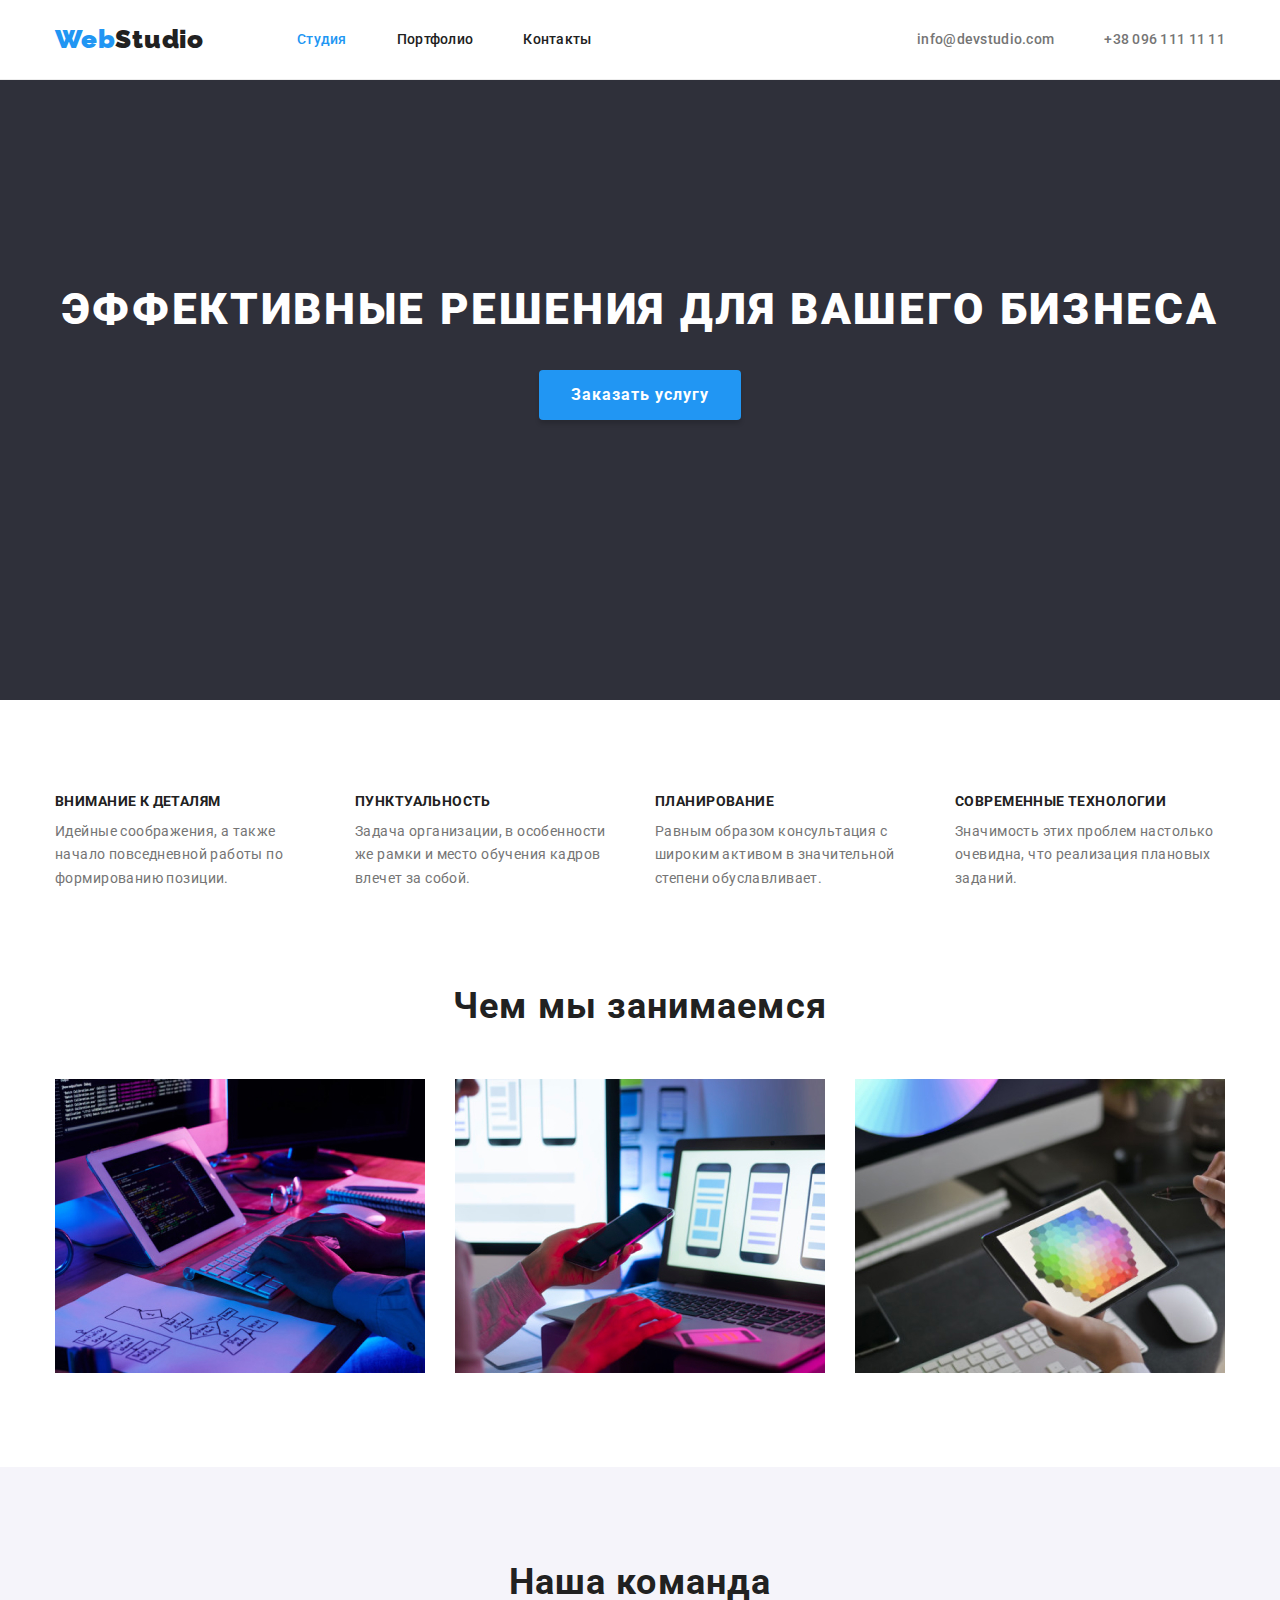
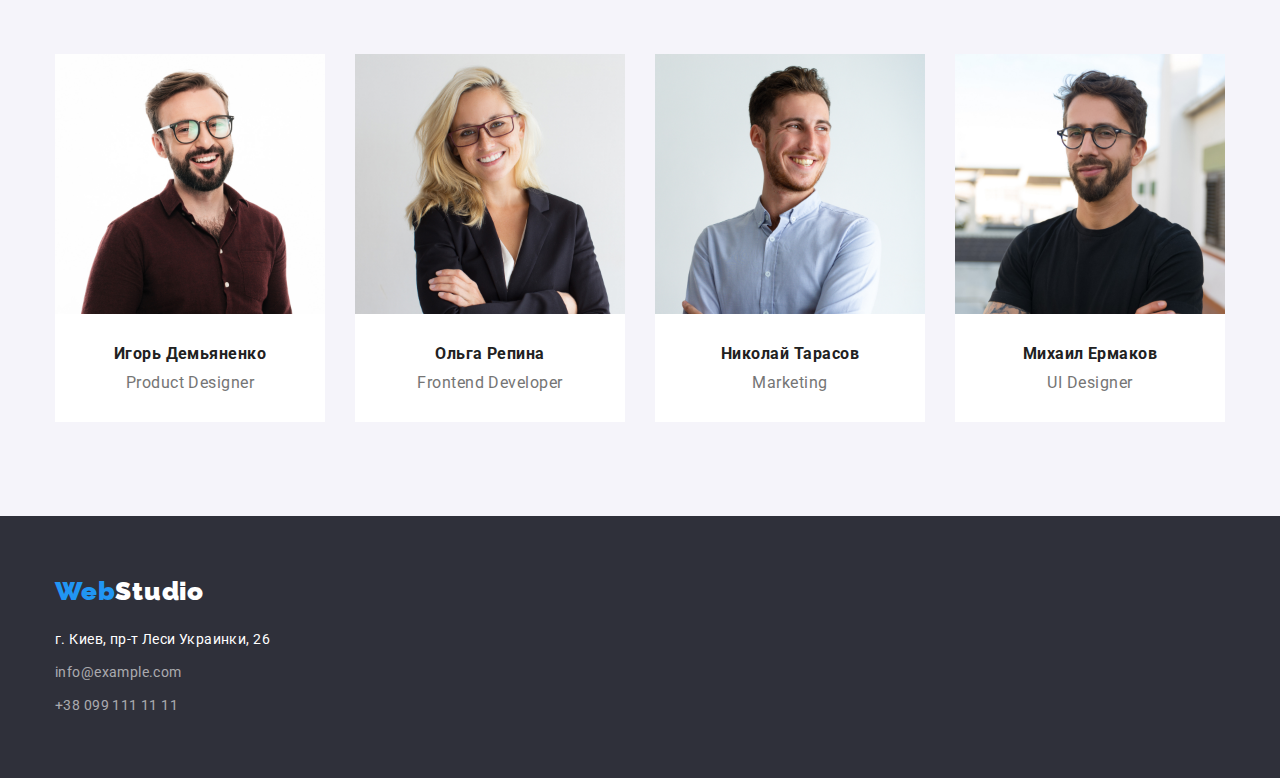
<file: index.html>
<!DOCTYPE html>
<html lang="ru">
<head>
    <meta charset="UTF-8">
    <meta http-equiv="X-UA-Compatible" content="IE=edge">
    <meta name="viewport" content="width=device-width, initial-scale=1.0">
    <title>Web Studio</title>
    <link rel="stylesheet" href="https://cdnjs.cloudflare.com/ajax/libs/modern-normalize/1.1.0/modern-normalize.min.css">
    <link href="https://fonts.googleapis.com/css2?family=Raleway:wght@700&family=Roboto:wght@400;500;700;900&display=swap" rel="stylesheet">
   
<link rel="stylesheet" href="./css/styles.css">
</head>
<body>
    <header class="header-content">
    <div class=" container main-nav">
       <nav class="main-nav">
       <a href="" class="logo"><span class="logo-world" >Web</span>Studio</a>
<ul class="site-nav">
    <li class="nav-item"><a href="./index.html" class="navigation-link current-button">Студия</a></li>
    <li class="nav-item"><a href="./portfolio.html" class="navigation-link">Портфолио</a></li>
    <li class="nav-item"><a href="" class="navigation-link">Контакты</a></li>
</ul>
</nav>
<ul class="contacts">
    <li class="nav-item"><a href="mailto:info@devstudio.com" class="contacts-link">info@devstudio.com</a></li>
    <li class="nav-item"><a href="tel:+380961111111" class="contacts-link">+38 096 111 11 11</a></li>
</ul>
</div>
</header>
<main>
    <section class="banner">
        <div class="container">        
            <h1 class="banner-title">Эффективные решения для вашего бизнеса</h1>
        <button type="button" class="banner-button">Заказать услугу</button>
        </div>
</section>
    <section class="section">
        <div class="container">
   <h2 hidden>Преимущества</h2>
    <ul class="features">
       <li class="features-item">
           <h3 class="features-title">Внимание к деталям</h3>
           <p class="features-text">Идейные соображения, а также начало повседневной работы по формированию позиции.</p>
        </li>
       <li class="features-item">
          <h3 class="features-title">Пунктуальность</h3> 
          <p class="features-text">Задача организации, в особенности же рамки и место обучения кадров влечет за собой.</p>
          </li>
       <li class="features-item">
           <h3 class="features-title">Планирование</h3>
           <p class="features-text">Равным образом консультация с широким активом в значительной степени обуславливает.</p>
        </li>
       <li class="features-item">
           <h3 class="features-title">Современные технологии</h3>
           <p class="features-text">Значимость этих проблем настолько очевидна, что реализация плановых заданий.</p>
        </li>
   </ul>
   </div>
   </section>
   <section class="section third">
       <div class="container">
   <h2 class="section-title">Чем мы занимаемся</h2>
   <ul class="photos-list images-flex"> 
    <li class="images-flex-item"><img src="./images/img.jpg " width="370" height="294" alt="парень набирает текст" ></li>
     <li class="images-flex-item"><img src="./images/img(1).jpg" width="370" height="294" alt="парень держит телефон"></li>
     <li class="images-flex-item"><img src="./images/img(2).jpg" width="370" height="294" alt="парень смотрит палитру"></li>
    </ul>
     </div>
   </section>
   <section class="section people">
       <div class="container">
              <h2 class="section-title">Наша команда</h2>
    <ul class="team people-flex">
         <li class="people-flex-item"><img src="./images/img(3).jpg" width="270" height="260" alt="Игорь Демьяненко">
         <div class="people-flex-text"><h3 class="team-title">Игорь Демьяненко</h3>
            <p lang="en" class="team-job">Product Designer</p></div>
         </li>
        <li class="people-flex-item"><img src="./images/img(4).jpg" width="270" height="260" alt="Ольга Репина">
        <div class="people-flex-text"><h3 class="team-title">Ольга Репина</h3>
            <p lang="en" class="team-job">Frontend Developer</p></div>
        </li>
        <li class="people-flex-item"><img src="./images/img(5).jpg" width="270" height="260" alt="Николай Тарасов">
        <div class="people-flex-text"><h3 class="team-title">Николай Тарасов</h3>
            <p lang="en" class="team-job">Marketing</p></div>
        </li>
        <li class="people-flex-item"><img src="./images/img(6).jpg" width="270" height="260" alt="Михаил Ермаков">
        <div class="people-flex-text"><h3 class="team-title">Михаил Ермаков</h3>
            <p lang="en" class="team-job">UI Designer</p></div>
        </li>
         </ul>
    </div>
</section>
</main>
<footer class="footer-content">
    <div class="container">
 <a href="" class="logo footer"><span class="logo-world">Web</span><span class="logo-world-two">Studio</span> </a>
<address class="address">
<ul class="footer-list">
<li class="footer-adress">г. Киев, пр-т Леси Украинки, 26</li>
    <li class="footer-margin"><a href="mailto:info@example.com" class="footer-link">info@example.com</a></li>
    <li class="footer-margin"><a href="tel:+380991111111" class="footer-link">+38 099 111 11 11</a></li>
</ul>
</address>
 </div>
</footer>
</body>
</html>
</file>
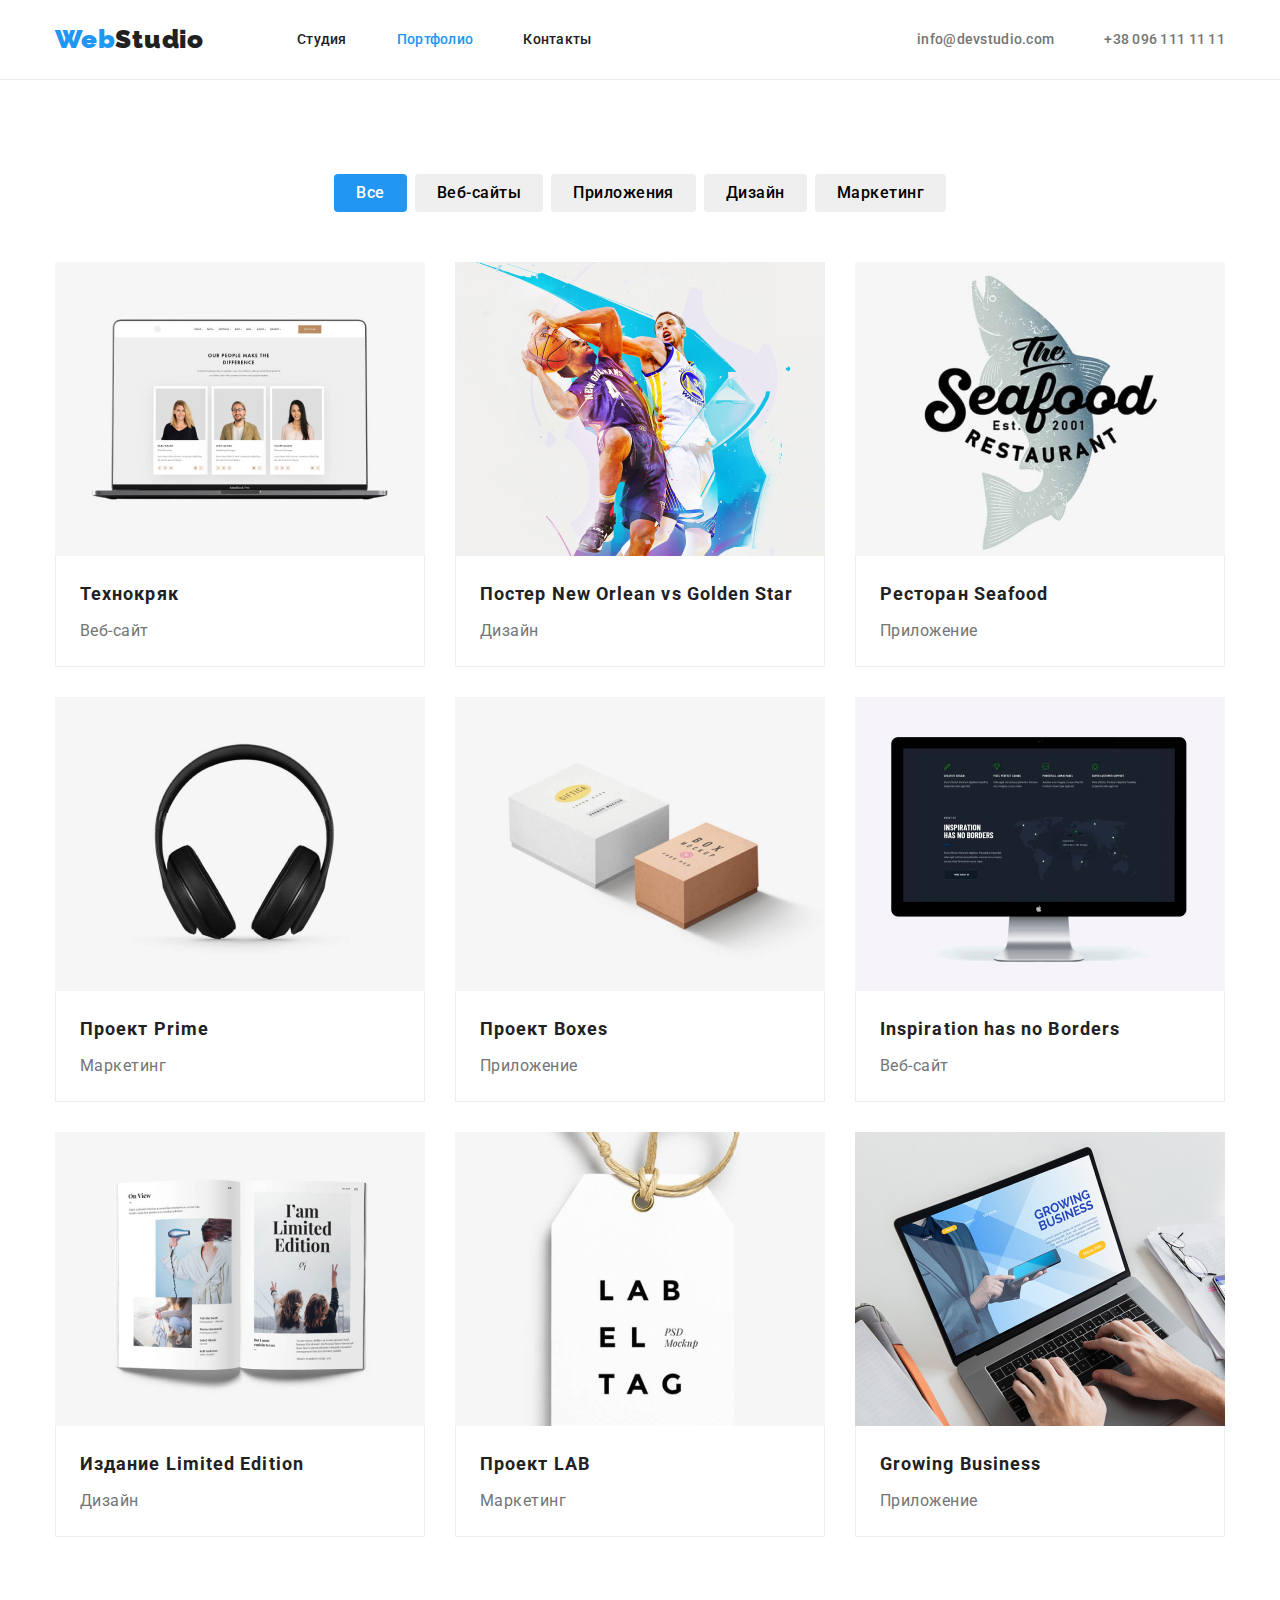
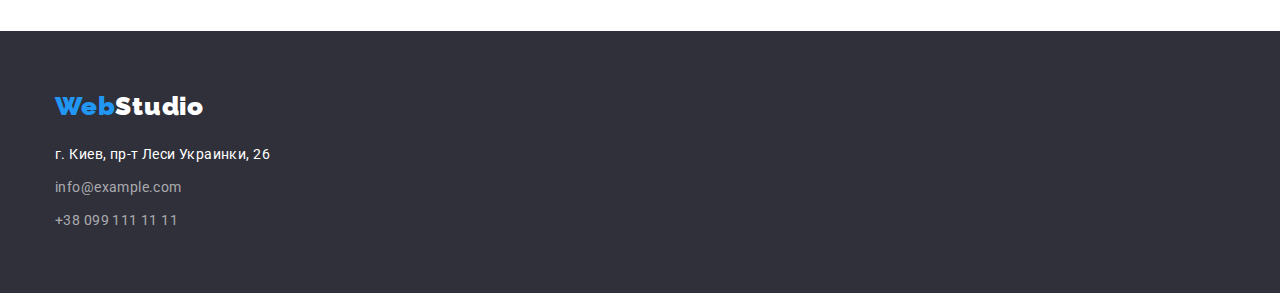
<file: portfolio.html>
<!DOCTYPE html>
<html lang="ru">
<head>
    <meta charset="UTF-8">
    <meta http-equiv="X-UA-Compatible" content="IE=edge">
    <meta name="viewport" content="width=device-width, initial-scale=1.0">
    <title>Web Studio</title>
    <link rel="stylesheet" href="https://cdnjs.cloudflare.com/ajax/libs/modern-normalize/1.1.0/modern-normalize.min.css">
    <link href="https://fonts.googleapis.com/css2?family=Raleway:wght@700&family=Roboto:wght@400;500;700;900&display=swap" rel="stylesheet">
   
<link rel="stylesheet" href="./css/styles.css">
</head>
<body>
    <header class="header-content">
    <div class=" container main-nav">
       <nav class="main-nav">
       <a href="" class="logo"><span class="logo-world" >Web</span>Studio</a>
<ul class="site-nav">
    <li class="nav-item"><a href="./index.html" class="navigation-link">Студия</a></li>
    <li class="nav-item"><a href="./portfolio.html" class="navigation-link current-button">Портфолио</a></li>
    <li class="nav-item"><a href="" class="navigation-link">Контакты</a></li>
</ul>
</nav>
<ul class="contacts">
    <li class="nav-item"><a href="mailto:info@devstudio.com" class="contacts-link">info@devstudio.com</a></li>
    <li class="nav-item"><a href="tel:+380961111111" class="contacts-link">+38 096 111 11 11</a></li>
</ul>
</div>
</header>
<main>
      <section class="section">
    <div class="container">
    <h1 hidden class="hidden-title">Наши услуги</h1>
   <ul class="portfolio-list buttons-flex">
       <li class="buttons-item"><button type="button" class="portfolio-button all-button">Все</button></li>
       <li class="buttons-item"><button type="button" class="portfolio-button">Веб-сайты</button></li>
       <li class="buttons-item"><button type="button" class="portfolio-button">Приложения</button></li>
       <li class="buttons-item"><button type="button" class="portfolio-button">Дизайн</button></li>
       <li class="buttons-item"><button type="button" class="portfolio-button">Маркетинг</button></li>
   </ul>
    <ul class="portfolio-photos flex-photo">
    <li class="flex-element"><img src="images/img(7).jpg" width="370"  height="294"  alt="notebook">
        <div class="portfolio-border"><h2  class="portfolio-name">Технокряк</h2>
    <p class="portfolio-description">Веб-сайт</p></div>
       </li>
    <li class="flex-element"><img src="images/img(8).jpg" width="370"  height="294"  alt="basketbal">
        <div class="portfolio-border"><h2 class="portfolio-name">Постер New Orlean vs Golden Star</h2>
    <p class="portfolio-description">Дизайн</p></div>
        </li>
    <li class="flex-element"><img src="images/img(9).jpg"  width="370"  height="294"  alt="fish">
        <div class="portfolio-border"><h2 class="portfolio-name">Ресторан Seafood</h2>
    <p class="portfolio-description">Приложение</p></div>
        </li>
    <li class="flex-element"><img src="images/img(10).jpg" width="370"  height="294"  alt="earpods">
        <div class="portfolio-border"><h2 class="portfolio-name">Проект Prime</h2>
    <p class="portfolio-description">Маркетинг</p></div>
        </li>
    <li class="flex-element"><img src="images/img(11).jpg" width="370"  height="294"  alt="boxes">
        <div class="portfolio-border"><h2 class="portfolio-name">Проект Boxes</h2>
    <p class="portfolio-description">Приложение</p></div>
        </li>
    <li class="flex-element"><img src="images/img(12).jpg" width="370"  height="294"   alt="computer">
        <div class="portfolio-border"><h2 class="portfolio-name">Inspiration has no Borders</h2>
    <p class="portfolio-description">Веб-сайт</p></div>
        </li>
    <li class="flex-element"><img src="images/img(13).jpg"  width="370"  height="294"  alt="book">
        <div class="portfolio-border"><h2 class="portfolio-name">Издание Limited Edition</h2>
    <p class="portfolio-description">Дизайн</p></div>
        </li>
    <li class="flex-element"><img src="images/img(14).jpg"  width="370"  height="294"  alt="slime">
        <div class="portfolio-border"><h2 class="portfolio-name">Проект LAB</h2>
    <p class="portfolio-description">Маркетинг</p></div>
        </li>
    <li class="flex-element"><img src="images/img(15).jpg"  width="370" height="294" alt="printing">
        <div class="portfolio-border"><h2 class="portfolio-name">Growing Business</h2>
    <p class="portfolio-description">Приложение</p></div>
        </li>
</ul>
    </div>
</section>
</main>
<footer class="footer-content">
    <div class="container">
 <a href="" class="logo footer"><span class="logo-world">Web</span><span class="logo-world-two">Studio</span> </a>
<address class="address">
<ul class="footer-list">
<li class="footer-adress">г. Киев, пр-т Леси Украинки, 26</li>
    <li class="footer-margin"><a href="mailto:info@example.com" class="footer-link">info@example.com</a></li>
    <li class="footer-margin"><a href="tel:+380991111111" class="footer-link">+38 099 111 11 11</a></li>
</ul>
</address>
 </div>
</footer>
</body>
</html>
</file>
<file: css/styles.css>
/* синий #2196F3; */
/* черній #212121; */
/* серій: #757575; */
/* белій #FFFFFF;  */
/*  серій в футере rgba(255, 255, 255, 0.6) */
/* цвет фона темній #2F303A;
; */
/* цвет фона вторичній: #F5F4FA; */
/* цвет фона футер: #2F303A; */
:root{
    --dark-color: #212121;
    --accent-color: #2196F3;
    --primary-light: #FFFFFF;
    --primary-middle: #757575;
    --background-dark: #2F303A;
    --background-light: #F5F4FA;
    --transparent-light: #FFFFFF99;

}
html{
    box-sizing: border-box;
}
*::after,
*::before{
    box-sizing: inherit;
}
body {
    color: var(--primary-grey);
    font-family: Roboto, sans-serif;
    font-size: 14px;
    margin: 0;
}
.header-content{
    font-size: 14px;
    line-height: 1.1;
    letter-spacing: 0.02em;
    border-bottom: solid 1px  #ECECEC;
}
img{
    display: block;
    max-width: 100%;
    height: auto;
}
.logo {
    color: var(--dark-color);
    text-decoration: none;
    font-family: Raleway, sans-serif;
    font-weight: 900;
    font-size: 26px;
    line-height: 1.19;
    letter-spacing: 0.03em;
    padding-top: 24px;
    padding-bottom: 24px;

}
.logo-world{
    color:var(--accent-color);
}
.logo-world-two{
    color: var(--primary-light);
}
.site-nav,
.contacts,
.portfolio-list,
.portfolio-photos,
.footer-list,
.features,
.photos-list,
.team
{
    list-style: none;
    padding: 0;
    margin: 0;
}
/* навигация */
.site-nav{
    font-weight: 500;
    display: flex;
    margin-left: 93px;
}

.navigation-link{
    color:var(--dark-color);
    text-decoration: none;
    display: block;
    padding-top: 32px;
    padding-bottom: 32px;
 }
.nav-item:not(:last-child){ 
    margin-right: 50px;
}

.current-button {
    color: var(--accent-color);
}

.navigation-link:hover,
.navigation-link:focus,
.contacts-link:hover,
.contacts-link:focus,
.footer-link:hover,
.footer-link:focus {
    color: var(--accent-color);
}
.contacts{
    display: flex;
    margin-left: auto;
}
.contacts-link {
    color: var(--primary-middle);
    font-weight: 500;
    text-decoration: none;
    padding-top: 32px;
    padding-bottom: 32px;
    display: block;
}

.section-title{
    color:var(--dark-color);
    font-weight: 700;
    font-size: 36px;
    line-height: 1.2;
    text-align: center;
    letter-spacing: 0.03em;
    margin-top: 0;
    margin-bottom: 50px;
}
.banner{
    background-color: var(--background-dark);
    text-align: center;
    padding-top: 200px;
    padding-bottom: 280px;
    padding-right: auto;
    padding-left: auto;

}
.banner-title{
    color:var(--primary-light);
    font-weight: 900;
    font-size: 44px;
    line-height: 1.36;
    letter-spacing: 0.06em;
    text-transform: uppercase;
    margin-top: 0;
    margin-bottom: 30px;
    
}
.features{
   display: flex;

}
.features-title{
    color: var(--dark-color);
    font-weight: 700;
    font-size: 14px;
    line-height: 1.1;
    letter-spacing: 0.03em;
    text-transform: uppercase;
    margin: 0;
    margin-bottom: 10px;
}
.features-text{
   font-size: 14px;
   line-height: 1.71;
   letter-spacing: 0.03em;
   margin: 0;
   color: var(--primary-middle);
}
.features-item:not(:last-child){
    margin-right: 30px;
}
.features-item{
    width: 270px;
}
.team-title{
    color: var(--dark-color);
    font-family: 500;
    font-size: 16px;
    line-height: 1.2;
    letter-spacing: 0.03em;
    margin-bottom: 10px;
}
.team-job{
    font-size: 16px;
    line-height: 1.2;
    letter-spacing: 0.03em;
    color: var(--primary-middle);
    margin: 0;
}
.banner-button{
    color: var(--primary-light);
    background-color: var(--accent-color);
    font-weight: bold;
    font-size: 16px;
    line-height: 1.87;
    letter-spacing: 0.06em;
    cursor: pointer;
    font-family: Roboto ,sans-serif;
    border-radius: 4px;
    box-shadow: 0px 4px 4px rgba(0, 0, 0, 0.15);
    border: none;
    padding: 10px 32px;
}
.footer-content{
   background-color: var(--background-dark);
   font-size: 14px;
   line-height: 1.71;
   letter-spacing: 0.03em;
}
.section.people{
    background-color: var(--background-light);
}
.footer-link{
    color: var(--transparent-light);
    text-decoration:none;
    font-style: normal;
}
.footer-adress{
    font-style: normal;
    color: var(--primary-light);
}
.section-buttons{
    padding-top: 94px;
    padding-bottom: 94px;
    display: flex;
}
.portfolio-button{
    font-weight: 500;
    font-size: 16px;
    line-height: 1.62;
    text-align: center;
    letter-spacing: 0.03em;
    cursor: pointer;
    border-radius: 4px;
    font-family: Roboto, sans-serif;
    min-width: 73px;
    border: none;
    padding: 6px 22px;
}
.portfolio-list{
margin-bottom: 50px;
}
.portfolio-description{
margin-bottom: 0;
margin-top: 0;
}
.portfolio-border{
    border: 1px solid #EEEEEE;
    border-top: 0;
    padding: 20px 24px 20px 24px;
}
h1,
h2,
h3,
h4,
h5,
h6{
    margin: 0;
}
.portfolio-button:hover,
.portfolio-button:focus{
    box-shadow: 0px 3px 1px rgba(0, 0, 0, 0.1),
    0px 1px 2px rgba(0, 0, 0, 0.08),
    0px 2px 2px rgba(209, 203, 203, 0.12);
}
.all-button{
    background-color: var(--accent-color);
    color: var(--primary-light);
}
.portfolio-name{
    font-size: 18px;
    line-height: 2;
    letter-spacing: 0.06em;
    color: var(--dark-color);
    margin-bottom:4px;
}
.portfolio-description{
    font-size: 16px;
    line-height: 1.87;
    letter-spacing: 0.03em;
    color: var(--primary-middle);

}
.portfolio-button:focus,
.portfolio-button:hover{
    background-color: var(--accent-color);
    color:var(--primary-light);
}
.container{
width: 1200px;
padding-left: 15px;
padding-right: 15px;
margin-left: auto;
margin-right: auto;
}
.main-nav{
    display: flex;
    align-items: center;
    justify-content: space-between;
}
.flex-photo{
    display:flex;
    flex-wrap: wrap;
}
.flex-element{
  margin-right: 30px;
  width:calc((100% - 60px)/3 );
  margin-bottom:30px;
}

.flex-element:nth-child(3n) {
    margin-right: 0;
}
.flex-element:nth-last-child(-n+3) {
    margin-bottom: 0;
}
.images-flex{
    display:flex;
}
.images-flex-item{
    display: flex;
    margin-right: 30px;
    width: calc((100%-60px)/3);
}
.images-flex-item:nth-child(3n){
    margin-right: 0;
}
.section.third{
    padding-top: 0;
}
.section{
    padding-top: 94px;
    padding-bottom: 94px;
}
.section:last-child{
    padding-bottom: 94px;
}

.people-flex{
    display:flex;
}
.people-flex-item{
    margin-right: 30px;
    width: calc((100%-90px)/4);
    text-align: center;
    background-color: #fff;
}
.people-flex-item:nth-child(4n){
    margin-right: 0;
}
.people-flex-text{
    display: block;
    padding-top: 30px;
    padding-bottom: 30px;
}
.buttons-flex{
    display: flex;
    justify-content: center;
}
.buttons-item{
   display: flex;
  margin-right: 8px;
}
.buttons-item:last-child{
    margin-right: 0;
}
.footer-content{
    padding-top: 60px;
    padding-bottom: 60px;
}
.footer-margin{
    margin-top: 9px;
}
.logo.footer{
    padding: 0;
}
.address{
    margin-top: 20px;
}
</file>
